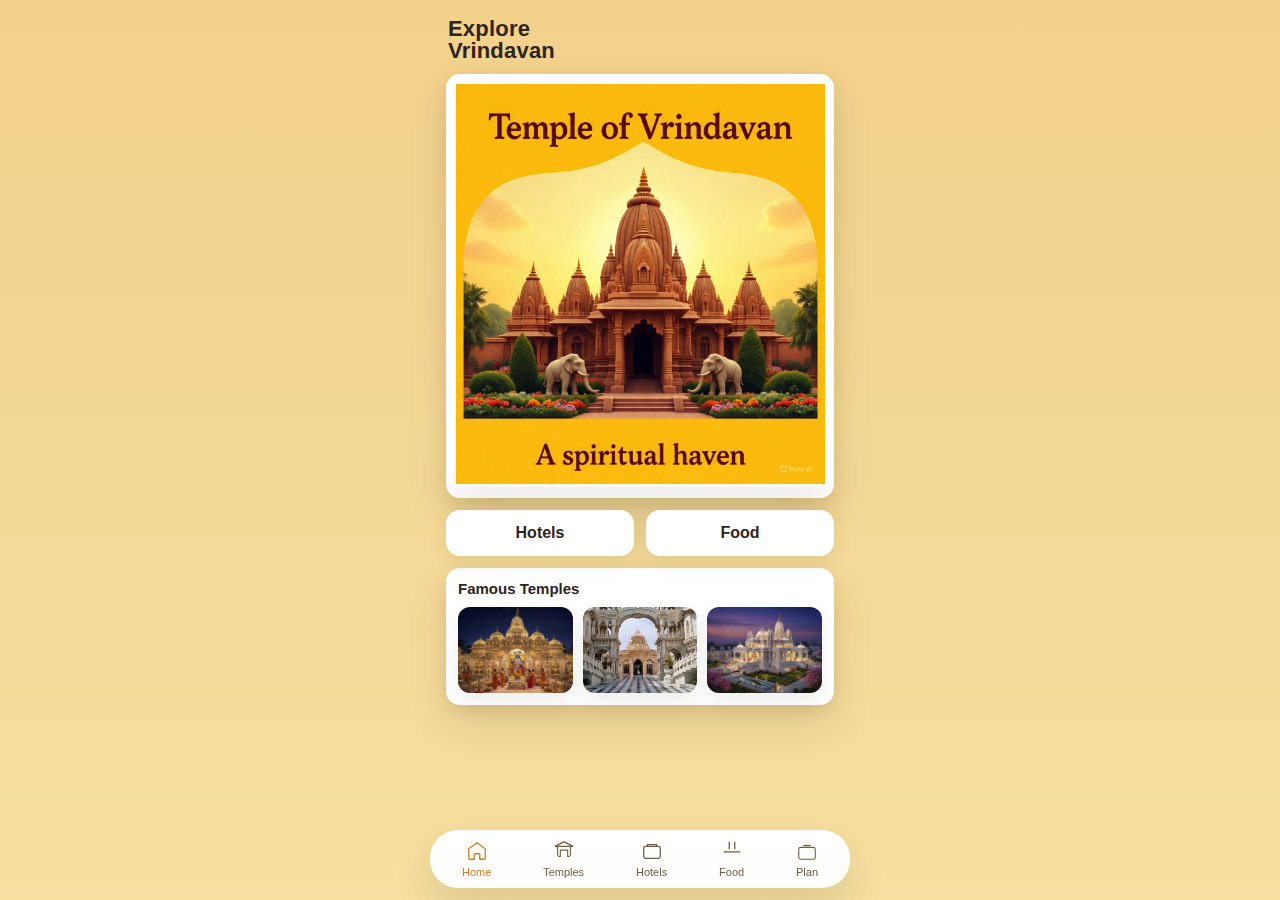
<file: index.html>
<!doctype html>
<html lang="en">
<head>
  <meta charset="utf-8">
  <meta name="viewport" content="width=device-width,initial-scale=1,viewport-fit=cover">
  <title>Explore Vrindavan — Home</title>
  <link rel="stylesheet" href="css/style.css">
</head>
<body>
  <div class="app">
    <header class="header">
      <div class="title">Explore<br><span style="font-weight:900">Vrindavan</span></div>
    </header>

    <main>
      <div class="card" style="margin-top:6px;padding:10px;">
        <a class="hero" href="temples.html">
            <img src="./public/placeholder-temple.jpg" style="height: 400px; width: 369px;" alt="">
        </a>
      </div>

      <div class="row">
        <a class="btn" href="hotels.html">Hotels</a>
        <a class="btn" href="food.html">Food</a>
      </div>

      <section class="card" style="margin-top:6px;">
        <div style="font-weight:800; font-size:15px; margin-bottom:10px;">Famous Temples</div>
        <div class="famous-grid">
                      <div class="thumb"><img src="/public/bihari - Copy.jpg" alt=""></div>
          <div class="thumb"><img src="/public/iskcon.jpg" alt=""></div>
          <div class="thumb"><img src="/public/prem - Copy.jpg" alt=""></div>
        </div>
      </section>
    </main>
  </div>

  <nav class="bottom-nav" aria-hidden="false">
    <div class="bottom-nav-inner">
      <a class="nav-btn active" href="index.html">
        <!-- home svg -->
        <svg viewBox="0 0 24 24" fill="none" stroke="currentColor"><path d="M3 9.5L12 3l9 6.5V20a1 1 0 0 1-1 1h-5v-6H9v6H4a1 1 0 0 1-1-1V9.5z" stroke-width="1.4" stroke-linecap="round" stroke-linejoin="round"/></svg>
        <span>Home</span>
      </a>

      <a class="nav-btn" href="temples.html">
        <!-- temple svg -->
        <svg viewBox="0 0 24 24" fill="none" stroke="currentColor"><path d="M12 2L2 7h20L12 2z" stroke-width="1.4"/><path d="M5 7v9a2 2 0 0 0 2 2h1v-7h8v7h1a2 2 0 0 0 2-2V7" stroke-width="1.2"/></svg>
        <span>Temples</span>
      </a>

      <a class="nav-btn" href="hotels.html">
        <!-- hotels svg -->
        <svg viewBox="0 0 24 24" fill="none" stroke="currentColor"><rect x="3" y="7" width="18" height="13" rx="2" stroke-width="1.4"/><path d="M7 7v-2h10v2" stroke-width="1.4"/></svg>
        <span>Hotels</span>
      </a>

      <a class="nav-btn" href="food.html">
        <!-- food svg -->
        <svg viewBox="0 0 24 24" fill="none" stroke="currentColor"><path d="M9 2v8" stroke-width="1.4"/><path d="M15 2v8" stroke-width="1.4"/><path d="M3 13h18" stroke-width="1.4"/></svg>
        <span>Food</span>
      </a>

      <a class="nav-btn" href="plan.html">
        <!-- plan svg -->
        <svg viewBox="0 0 24 24" fill="none" stroke="currentColor"><path d="M8 6h8" stroke-width="1.4"/><rect x="3" y="8" width="18" height="13" rx="2" stroke-width="1.2"/></svg>
        <span>Plan</span>
      </a>
    </div>
  </nav>
</body>
</html>
</file>
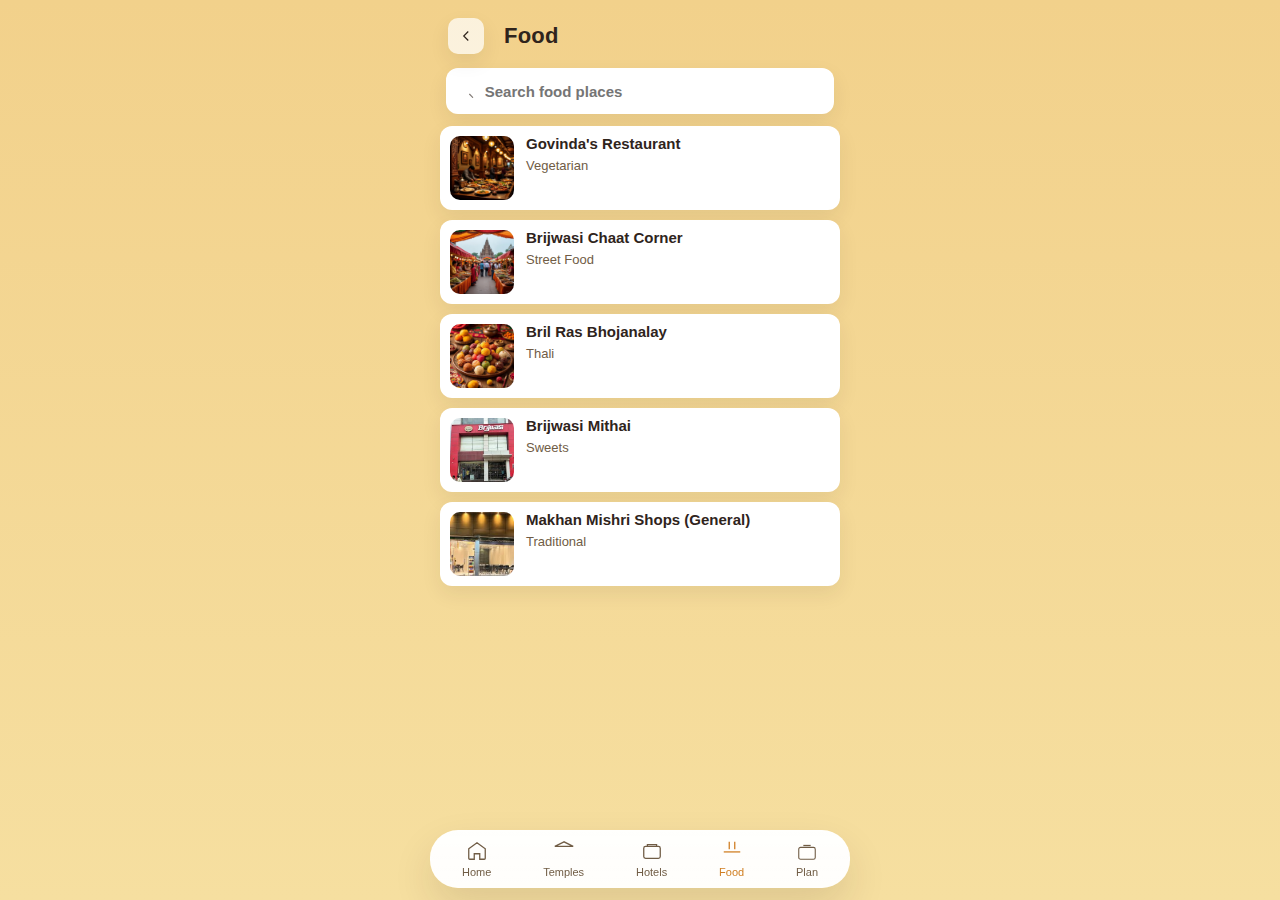
<file: food.html>
<!doctype html>
<html lang="en">
<head>
  <meta charset="utf-8">
  <meta name="viewport" content="width=device-width,initial-scale=1,viewport-fit=cover">
  <title>Food</title>
  <link rel="stylesheet" href="css/style.css">
</head>
<body>
  <div class="app">
    <header class="header">
      <a href="index.html" style="margin-right:8px; text-decoration:none; color:var(--text);">
        <div class="back" style="display:inline-flex;align-items:center;justify-content:center;width:36px;height:36px;border-radius:10px;background:rgba(255,255,255,0.7);box-shadow:var(--shadow-soft)">
          <svg viewBox="0 0 24 24" width="18" height="18" fill="none" stroke="currentColor"><path d="M15 18l-6-6 6-6" stroke-width="1.6"/></svg>
        </div>
      </a>
      <div class="title">Food</div>
    </header>

    <div class="search-wrap">
      <div class="search">
        <svg viewBox="0 0 24 24" width="18" height="18" fill="none" stroke="currentColor" style="opacity:0.6;margin-right:8px"><path d="M21 21l-4.35-4.35" stroke-width="1.6" stroke-linecap="round"/></svg>
        <input id="searchInput" type="search" placeholder="Search food places">
      </div>
    </div>

    <section class="list" id="foodList"></section>
  </div>

  <nav class="bottom-nav">
    <div class="bottom-nav-inner">
      <a class="nav-btn" href="index.html"><svg viewBox="0 0 24 24" fill="none" stroke="currentColor"><path d="M3 9.5L12 3l9 6.5V20a1 1 0 0 1-1 1h-5v-6H9v6H4a1 1 0 0 1-1-1V9.5z" stroke-width="1.4"/></svg><span>Home</span></a>
      <a class="nav-btn" href="temples.html"><svg viewBox="0 0 24 24" fill="none" stroke="currentColor"><path d="M12 2L2 7h20L12 2z" stroke-width="1.4"/></svg><span>Temples</span></a>
      <a class="nav-btn" href="hotels.html"><svg viewBox="0 0 24 24" fill="none" stroke="currentColor"><rect x="3" y="7" width="18" height="13" rx="2" stroke-width="1.4" /><path d="M7 7v-2h10v2" stroke-width="1.4"/></svg><span>Hotels</span></a>
      <a class="nav-btn active" href="food.html"><svg viewBox="0 0 24 24" fill="none" stroke="currentColor"><path d="M9 2v8" stroke-width="1.4"/><path d="M15 2v8" stroke-width="1.4"/><path d="M3 13h18" stroke-width="1.4"/></svg><span>Food</span></a>
      <a class="nav-btn" href="plan.html"><svg viewBox="0 0 24 24" fill="none" stroke="currentColor"><path d="M8 6h8" stroke-width="1.4"/><rect x="3" y="8" width="18" height="13" rx="2" stroke-width="1.2"/></svg><span>Plan</span></a>
    </div>
  </nav>

  <script src="js/food.js"></script>
</body>
</html>
</file>
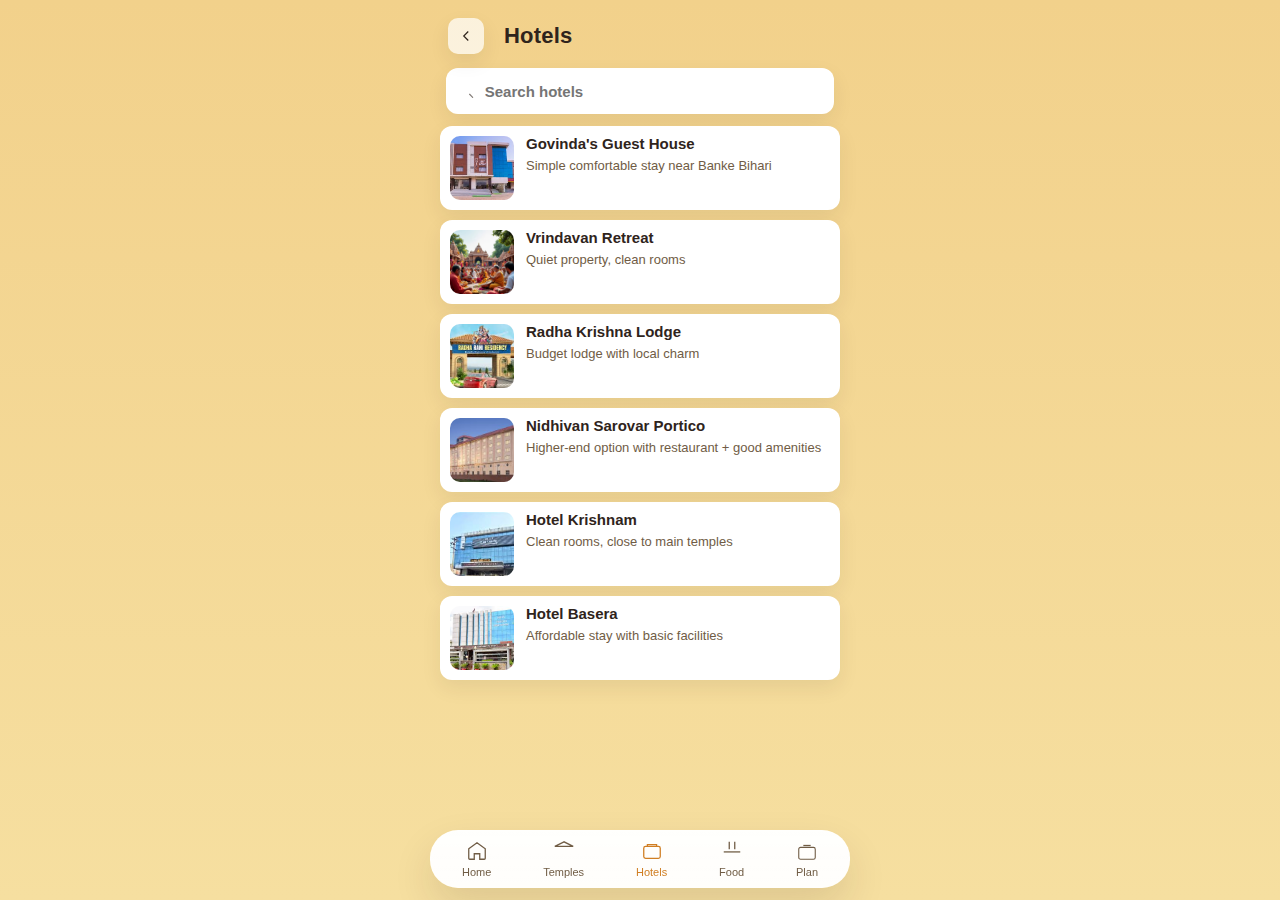
<file: hotels.html>
<!doctype html>
<html lang="en">
<head>
  <meta charset="utf-8">
  <meta name="viewport" content="width=device-width,initial-scale=1,viewport-fit=cover">
  <title>Hotels</title>
  <link rel="stylesheet" href="css/style.css">
</head>
<body>
  <div class="app">
    <header class="header">
      <a href="index.html" style="margin-right:8px; text-decoration:none; color:var(--text);">
        <div class="back" style="display:inline-flex;align-items:center;justify-content:center;width:36px;height:36px;border-radius:10px;background:rgba(255,255,255,0.7);box-shadow:var(--shadow-soft)">
          <svg viewBox="0 0 24 24" width="18" height="18" fill="none" stroke="currentColor"><path d="M15 18l-6-6 6-6" stroke-width="1.6"/></svg>
        </div>
      </a>
      <div class="title">Hotels</div>
    </header>

    <div class="search-wrap">
      <div class="search">
        <svg viewBox="0 0 24 24" width="18" height="18" fill="none" stroke="currentColor" style="opacity:0.6;margin-right:8px"><path d="M21 21l-4.35-4.35" stroke-width="1.6" stroke-linecap="round"/></svg>
        <input id="searchInput" type="search" placeholder="Search hotels">
      </div>
    </div>

    <section class="list" id="hotelList"></section>
  </div>

  <nav class="bottom-nav">
    <div class="bottom-nav-inner">
      <a class="nav-btn" href="index.html"><svg viewBox="0 0 24 24" fill="none" stroke="currentColor"><path d="M3 9.5L12 3l9 6.5V20a1 1 0 0 1-1 1h-5v-6H9v6H4a1 1 0 0 1-1-1V9.5z" stroke-width="1.4"/></svg><span>Home</span></a>
      <a class="nav-btn" href="temples.html"><svg viewBox="0 0 24 24" fill="none" stroke="currentColor"><path d="M12 2L2 7h20L12 2z" stroke-width="1.4"/></svg><span>Temples</span></a>
      <a class="nav-btn active" href="hotels.html"><svg viewBox="0 0 24 24" fill="none" stroke="currentColor"><rect x="3" y="7" width="18" height="13" rx="2" stroke-width="1.4" /><path d="M7 7v-2h10v2" stroke-width="1.4"/></svg><span>Hotels</span></a>
      <a class="nav-btn" href="food.html"><svg viewBox="0 0 24 24" fill="none" stroke="currentColor"><path d="M9 2v8" stroke-width="1.4"/><path d="M15 2v8" stroke-width="1.4"/><path d="M3 13h18" stroke-width="1.4"/></svg><span>Food</span></a>
      <a class="nav-btn" href="plan.html"><svg viewBox="0 0 24 24" fill="none" stroke="currentColor"><path d="M8 6h8" stroke-width="1.4"/><rect x="3" y="8" width="18" height="13" rx="2" stroke-width="1.2"/></svg><span>Plan</span></a>
    </div>
  </nav>

  <script src="js/hotels.js"></script>
</body>
</html>
</file>
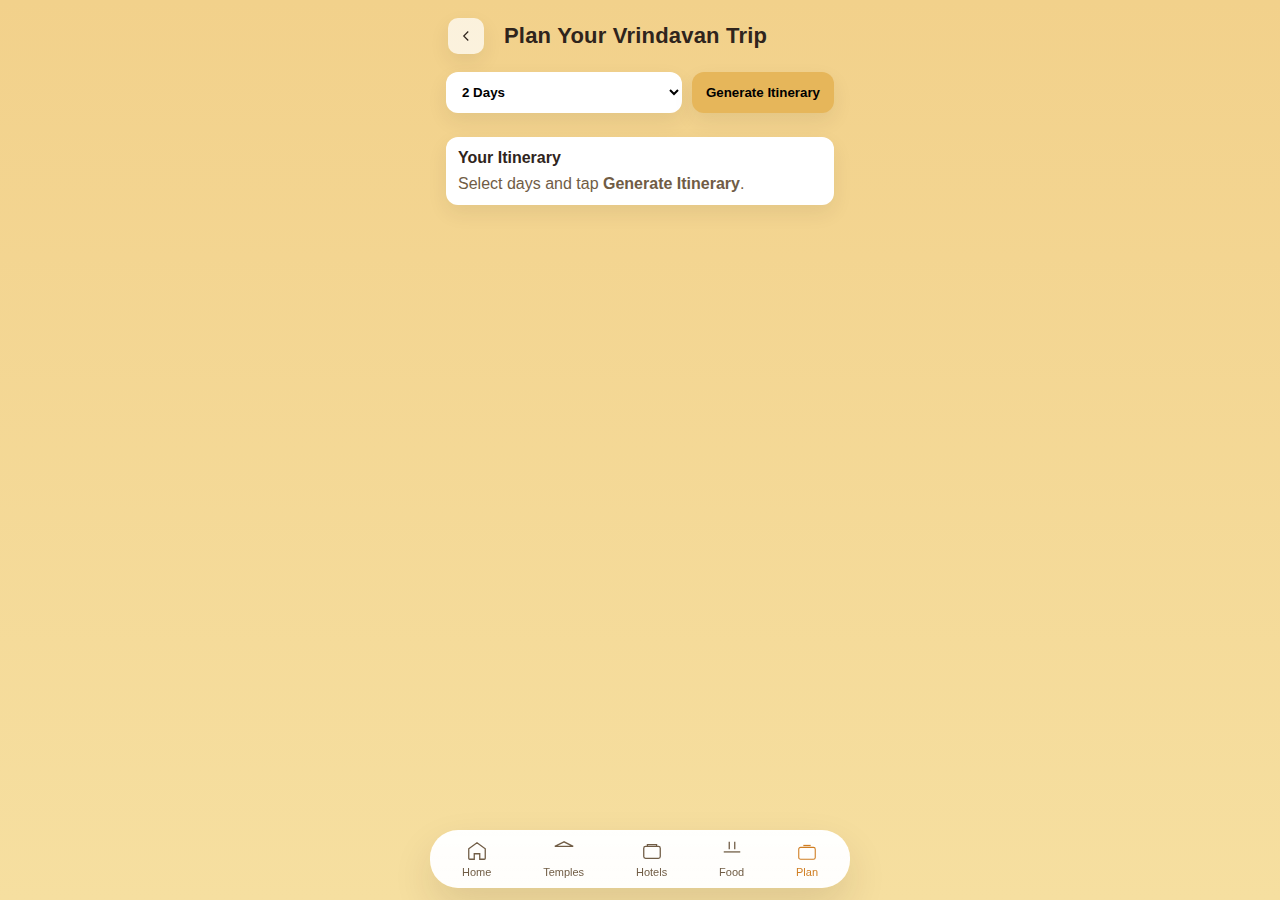
<file: plan.html>
<!doctype html>
<html lang="en">
<head>
  <meta charset="utf-8">
  <meta name="viewport" content="width=device-width,initial-scale=1,viewport-fit=cover">
  <title>Plan Your Vrindavan Trip</title>
  <link rel="stylesheet" href="css/style.css">
</head>
<body>
  <div class="app">
    <header class="header">
      <a href="index.html" style="margin-right:8px; text-decoration:none; color:var(--text);">
        <div class="back" style="display:inline-flex;align-items:center;justify-content:center;width:36px;height:36px;border-radius:10px;background:rgba(255,255,255,0.7);box-shadow:var(--shadow-soft)">
          <svg viewBox="0 0 24 24" width="18" height="18" fill="none" stroke="currentColor"><path d="M15 18l-6-6 6-6" stroke-width="1.6"/></svg>
        </div>
      </a>
      <div class="title">Plan Your Vrindavan Trip</div>
    </header>

    <div class="plan-controls">
      <select id="daysSelect" class="select">
        <option value="1">1 Day</option>
        <option value="2" selected>2 Days</option>
        <option value="3">3 Days</option>
      </select>
      <button id="generateBtn" class="generate-btn">Generate Itinerary</button>
    </div>

    <div id="itinerary" class="itinerary">
      <div style="font-weight:800; margin-bottom:8px;">Your Itinerary</div>
      <div id="itineraryContent" style="color:var(--muted)">Select days and tap <strong>Generate Itinerary</strong>.</div>
    </div>
  </div>

  <nav class="bottom-nav">
    <div class="bottom-nav-inner">
      <a class="nav-btn" href="index.html"><svg viewBox="0 0 24 24" fill="none" stroke="currentColor"><path d="M3 9.5L12 3l9 6.5V20a1 1 0 0 1-1 1h-5v-6H9v6H4a1 1 0 0 1-1-1V9.5z" stroke-width="1.4"/></svg><span>Home</span></a>
      <a class="nav-btn" href="temples.html"><svg viewBox="0 0 24 24" fill="none" stroke="currentColor"><path d="M12 2L2 7h20L12 2z" stroke-width="1.4"/></svg><span>Temples</span></a>
      <a class="nav-btn" href="hotels.html"><svg viewBox="0 0 24 24" fill="none" stroke="currentColor"><rect x="3" y="7" width="18" height="13" rx="2" stroke-width="1.4" /><path d="M7 7v-2h10v2" stroke-width="1.4"/></svg><span>Hotels</span></a>
      <a class="nav-btn" href="food.html"><svg viewBox="0 0 24 24" fill="none" stroke="currentColor"><path d="M9 2v8" stroke-width="1.4"/><path d="M15 2v8" stroke-width="1.4"/><path d="M3 13h18" stroke-width="1.4"/></svg><span>Food</span></a>
      <a class="nav-btn active" href="plan.html"><svg viewBox="0 0 24 24" fill="none" stroke="currentColor"><path d="M8 6h8" stroke-width="1.4"/><rect x="3" y="8" width="18" height="13" rx="2" stroke-width="1.2"/></svg><span>Plan</span></a>
    </div>
  </nav>

  <script src="js/plan.js"></script>
</body>
</html>
</file>
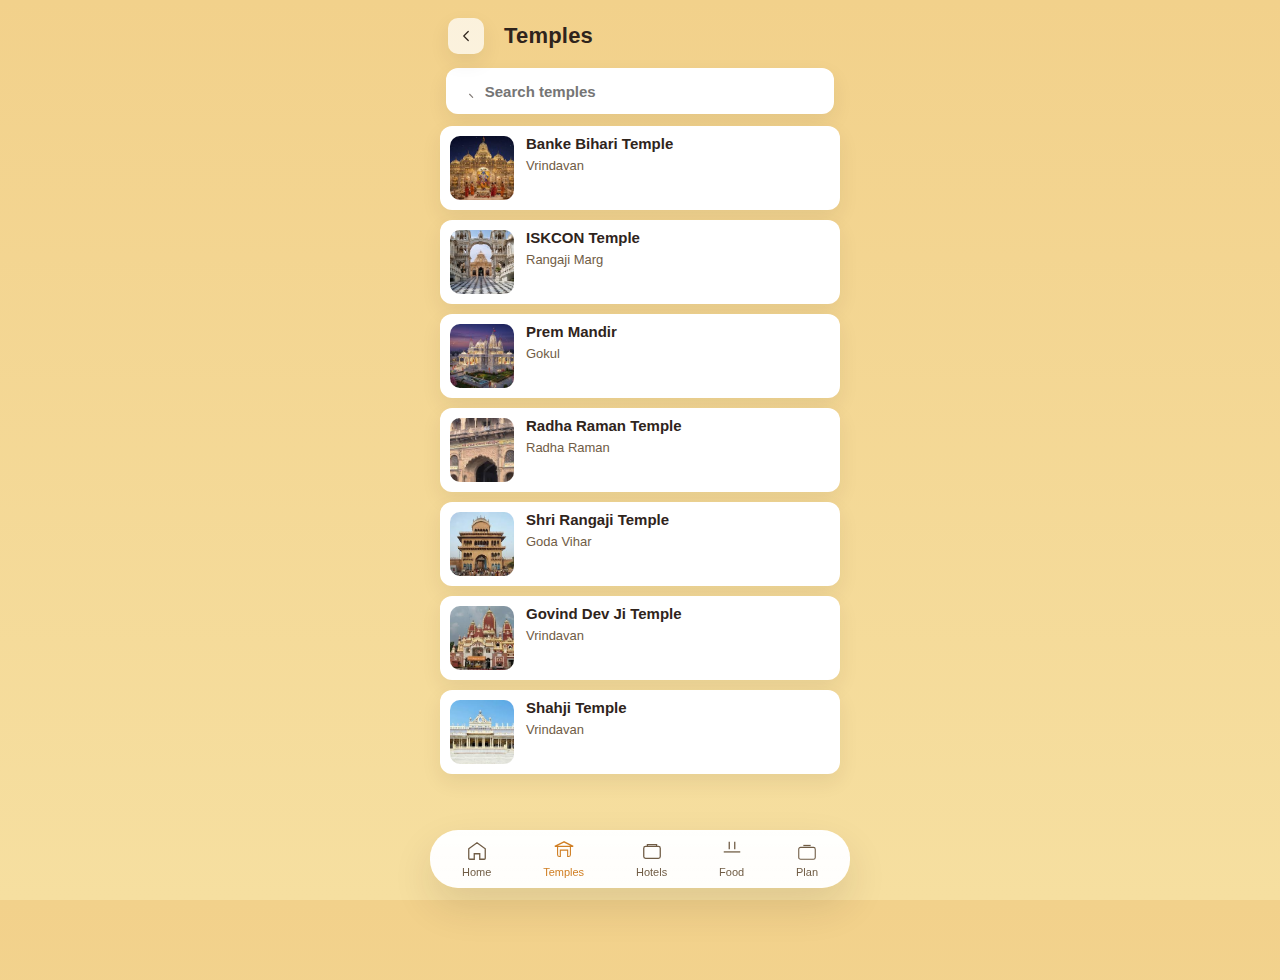
<file: temples.html>
<!doctype html>
<html lang="en">
<head>
  <meta charset="utf-8">
  <meta name="viewport" content="width=device-width,initial-scale=1,viewport-fit=cover">
  <title>Temples</title>
  <link rel="stylesheet" href="css/style.css">
</head>
<body>
  <div class="app">
    <header class="header">
      <a href="index.html" style="margin-right:8px; text-decoration:none; color:var(--text);">
        <div class="back" style="display:inline-flex;align-items:center;justify-content:center;width:36px;height:36px;border-radius:10px;background:rgba(255,255,255,0.7);box-shadow:var(--shadow-soft)">
          <svg viewBox="0 0 24 24" width="18" height="18" fill="none" stroke="currentColor"><path d="M15 18l-6-6 6-6" stroke-width="1.6" stroke-linecap="round" stroke-linejoin="round"/></svg>
        </div>
      </a>
      <div class="title">Temples</div>
    </header>

    <div class="search-wrap">
      <div class="search">
        <svg viewBox="0 0 24 24" width="18" height="18" fill="none" stroke="currentColor" style="opacity:0.6;margin-right:8px"><path d="M21 21l-4.35-4.35" stroke-width="1.6" stroke-linecap="round"/></svg>
        <input id="searchInput" type="search" placeholder="Search temples">
      </div>
    </div>

    <section class="list" id="templeList"></section>
  </div>

  <nav class="bottom-nav">
    <div class="bottom-nav-inner">
      <a class="nav-btn" href="index.html"><svg viewBox="0 0 24 24" fill="none" stroke="currentColor"><path d="M3 9.5L12 3l9 6.5V20a1 1 0 0 1-1 1h-5v-6H9v6H4a1 1 0 0 1-1-1V9.5z" stroke-width="1.4"/></svg><span>Home</span></a>
      <a class="nav-btn active" href="temples.html"><svg viewBox="0 0 24 24" fill="none" stroke="currentColor"><path d="M12 2L2 7h20L12 2z" stroke-width="1.4"/><path d="M5 7v9a2 2 0 0 0 2 2h1v-7h8v7h1a2 2 0 0 0 2-2V7" stroke-width="1.2"/></svg><span>Temples</span></a>
      <a class="nav-btn" href="hotels.html"><svg viewBox="0 0 24 24" fill="none" stroke="currentColor"><rect x="3" y="7" width="18" height="13" rx="2" stroke-width="1.4" /><path d="M7 7v-2h10v2" stroke-width="1.4"/></svg><span>Hotels</span></a>
      <a class="nav-btn" href="food.html"><svg viewBox="0 0 24 24" fill="none" stroke="currentColor"><path d="M9 2v8" stroke-width="1.4"/><path d="M15 2v8" stroke-width="1.4"/><path d="M3 13h18" stroke-width="1.4"/></svg><span>Food</span></a>
      <a class="nav-btn" href="plan.html"><svg viewBox="0 0 24 24" fill="none" stroke="currentColor"><path d="M8 6h8" stroke-width="1.4"/><rect x="3" y="8" width="18" height="13" rx="2" stroke-width="1.2"/></svg><span>Plan</span></a>
    </div>
  </nav>

  <script src="js/temples.js"></script>
</body>
</html>
</file>
<file: css/style.css>
/* style.css — system-font fallback + commented SF Pro @font-face you can enable later */

/* ---------- Uncomment & use if you later add SF Pro files to /fonts ----------
@font-face{
  font-family: "SF Pro Text";
  src: url("../fonts/SF-Pro-Text-Regular.otf") format("opentype");
  font-weight: 400; font-style: normal; font-display: swap;
}
@font-face{
  font-family: "SF Pro Text";
  src: url("../fonts/SF-Pro-Text-Medium.otf") format("opentype");
  font-weight: 500; font-style: normal; font-display: swap;
}
@font-face{
  font-family: "SF Pro Display";
  src: url("../fonts/SF-Pro-Display-Bold.otf") format("opentype");
  font-weight: 700; font-style: normal; font-display: swap;
}
----------------------------------------------------------------------------- */

/* Use system stack for now */
:root{
  --saffron:#F2D18B;
  --bg-top:#F6DFA0;
  --card:#FFFFFF;
  --muted:#705C45;
  --text:#2F241C;
  --radius-xl:22px;
  --radius-lg:14px;
  --radius-md:12px;
  --shadow-strong: 0 18px 40px rgba(47,36,28,0.12), 0 6px 18px rgba(47,36,28,0.06);
  --shadow-soft: 0 8px 20px rgba(47,36,28,0.08);
  --nav-height:74px;
  --device-width:375px;
}

/* Reset + base */
*{box-sizing:border-box}
html,body{height:100%;margin:0;background:linear-gradient(180deg,var(--saffron) 0%,var(--bg-top) 100%);-webkit-font-smoothing:antialiased;
  font-family: -apple-system, BlinkMacSystemFont, "Segoe UI", Roboto, "Helvetica Neue", Arial;
  color:var(--text);
}

/* Container */
.app{
  max-width:var(--device-width);
  width:100%;
  margin:0 auto;
  min-height:100vh;
  padding-bottom:calc(var(--nav-height) + 12px);
}

/* Header */
.header{
  display:flex;
  align-items:center;
  gap:12px;
  padding:18px 18px 6px 18px;
}
.title{
  font-size:22px;
  font-weight:700;
  line-height:1;
  letter-spacing:0.2px;
}

/* Card */
.card{
  background:var(--card);
  border-radius:var(--radius-lg);
  padding:12px;
  margin:12px 16px;
  box-shadow:var(--shadow-strong);
}

/* Hero */
.hero{
  width:100%;
  height:200px;
  border-radius:16px;
  overflow:hidden;
  background-size:cover;
  background-position:center;
  box-shadow:var(--shadow-strong);
}

/* row buttons */
.row{
  display:flex;
  gap:12px;
  margin:12px 16px;
}
.btn{
  flex:1;
  background:var(--card);
  border-radius:14px;
  padding:14px 10px;
  text-align:center;
  font-weight:700;
  box-shadow:var(--shadow-soft);
  color:var(--text);
  text-decoration:none;
  display:block;
}

/* thumbnails */
.famous-grid{display:flex;gap:10px;margin:6px 0 0 0;}
.thumb{
  flex:1; background:var(--card); border-radius:12px; overflow:hidden; box-shadow:var(--shadow-soft); height:86px;
}
.thumb img{width:100%; height:100%; object-fit:cover; display:block;}

/* search */
.search-wrap{padding:8px 16px 2px 16px;}
.search{
  background:var(--card);
  border-radius:12px;
  height:46px;
  display:flex;
  align-items:center;
  padding:6px 12px;
  box-shadow:var(--shadow-soft);
}
.search input{
  border:0; outline:0; width:100%; font-size:15px; font-weight:600; color:var(--text);
}

/* list */
.list{padding:10px 10px 120px 10px; display:flex; flex-direction:column; gap:10px;}
.list-item{
  display:flex; gap:12px; align-items:flex-start;
  background:var(--card); border-radius:12px; padding:10px; box-shadow:var(--shadow-soft);
}
.list-item img{width:64px; height:64px; object-fit:cover; border-radius:10px; flex-shrink:0;}
.item-text{min-width:0}
.item-title{font-size:15px; font-weight:700; line-height:1.05;}
.item-sub{font-size:13px; color:var(--muted); margin-top:6px;}

/* bottom nav */
.bottom-nav{
  position:fixed; left:0; right:0; bottom:12px; display:flex; justify-content:center; pointer-events:none;
}
.bottom-nav-inner{
  width:calc(100% - 24px); max-width:var(--device-width);
  pointer-events:auto;
  margin:0 12px;
  background:linear-gradient(180deg, rgba(255,255,255,0.98), rgba(255,255,255,0.96));
  border-radius:28px;
  display:flex; justify-content:space-around; align-items:center; padding:10px 6px;
  box-shadow: 0 18px 40px rgba(47,36,28,0.12);
}
.nav-btn{display:flex;flex-direction:column;align-items:center;gap:4px;font-size:11px;color:var(--muted);text-decoration:none}
.nav-btn svg{width:22px; height:22px; display:block;}
.nav-btn.active{color:#D07E23;}

/* plan */
.plan-controls{display:flex;gap:10px;padding:12px 16px;}
.select{
  flex:1; background:var(--card); border-radius:12px; padding:12px; border:0; font-weight:700; box-shadow:var(--shadow-soft);
}
.generate-btn{background:#E6B65A;border-radius:12px;padding:12px 14px;border:0;font-weight:800;box-shadow:var(--shadow-soft);cursor:pointer}
.itinerary{margin:12px 16px;background:var(--card);border-radius:12px;padding:12px;box-shadow:var(--shadow-soft);}

/* small screens and centering */
@media(min-width:420px){
  :root{--device-width:420px}
}
</file>
